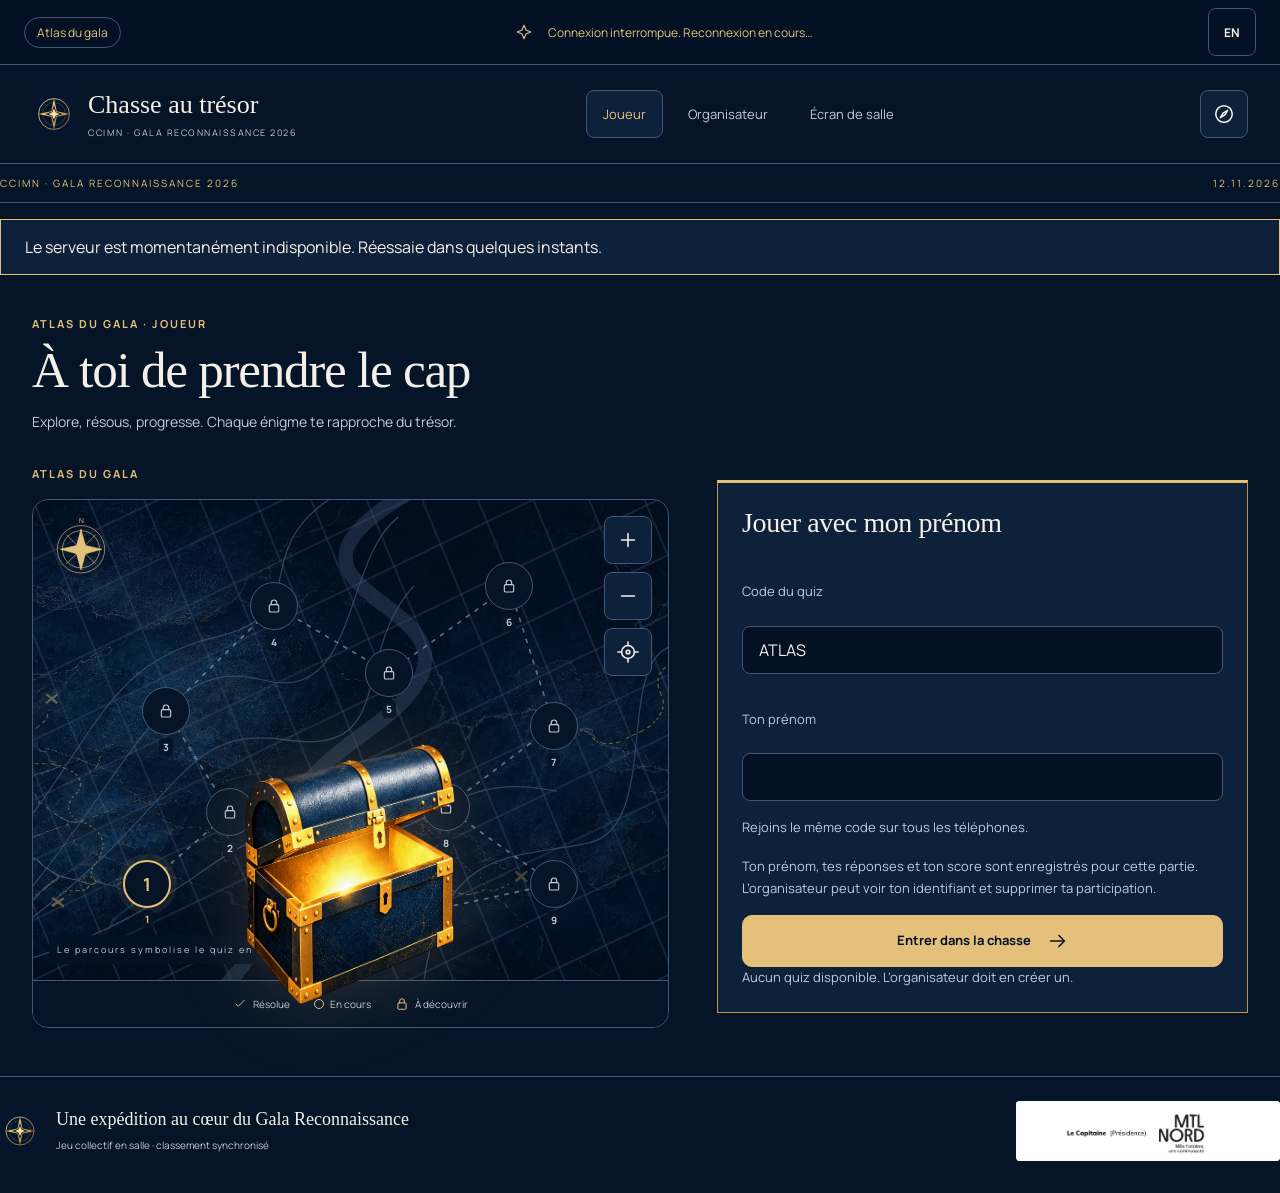
<file: index.html>
<!doctype html><html lang="fr" translate="no"><head><meta charset="utf-8"><meta name="google" content="notranslate"><meta name="viewport" content="width=device-width,initial-scale=1"><meta name="robots" content="noindex,nofollow"><meta name="theme-color" content="#061427"><meta http-equiv="Content-Security-Policy" content="default-src 'self'; script-src 'self' https://apis.google.com; style-src 'self' 'unsafe-inline'; img-src 'self' data: https://chasse-designs-for2taf.netlify.app; font-src 'self'; connect-src 'self' https://chasse-designs-for2taf.netlify.app https://identitytoolkit.googleapis.com https://securetoken.googleapis.com https://www.googleapis.com; frame-src https://chasse-mission-for2taf.firebaseapp.com https://accounts.google.com; object-src 'none'; base-uri 'self'; form-action 'self'"><title>Atlas du gala · Chasse au trésor</title><link rel="icon" href="./shared/assets/treasure-logo.svg"><link rel="stylesheet" href="./shared/styles.css?v=6578898aa946"><script defer src="./shared/assets/vendor/qrcode.min.js"></script><script type="module" src="./shared/app.js?v=d47022e6037a"></script></head><body data-theme="atlas" data-api="https://chasse-designs-for2taf.netlify.app/.netlify/functions/game"><a class="skip-link" href="#main">Aller au contenu / Skip to content</a><div id="app"></div><dialog id="dialog" aria-labelledby="dialog-title"></dialog><div id="notice" class="sr-only" role="status" aria-live="polite" aria-atomic="true"></div><noscript>Active JavaScript pour jouer. / Enable JavaScript to play.</noscript></body></html>
</file>
<file: shared/styles.css>
@font-face{font-family:Manrope;src:url('./assets/Manrope-variable.ttf') format('truetype');font-weight:200 800;font-display:swap}
:root{--bg:#061427;--card:#0D223A;--ink:#F5F0E7;--mut:#BECBDD;--gold:#E4C07B;--gold2:#BF944B;--dark:#041124;--line:#425775;--space:8px;color-scheme:dark;font-family:Manrope,Arial,sans-serif;color:var(--ink);background:var(--bg)}
*{box-sizing:border-box}body{margin:0;min-width:320px;background:var(--bg)}body:before{content:'';position:fixed;inset:0;background:url('./assets/event-map-texture.webp') center/cover;opacity:.08;pointer-events:none;z-index:-1}
a{color:inherit;text-decoration:none}button,input,textarea{font:inherit}button,a,input,textarea{-webkit-tap-highlight-color:transparent}button{cursor:pointer}button:disabled{cursor:not-allowed}button,a{touch-action:manipulation}button:focus-visible,a:focus-visible,input:focus-visible,textarea:focus-visible,[tabindex]:focus-visible{outline:3px solid var(--gold);outline-offset:4px}h1:focus{outline:none}h1,h2,h3,p{margin:0}h1,h2{font-family:Georgia,'Times New Roman',serif;font-weight:400;line-height:1.12}h1{font-size:clamp(32px,4vw,54px);letter-spacing:-.025em}h2{font-size:28px;letter-spacing:-.015em}p{line-height:1.65;color:var(--mut)}small{font-size:12px;color:var(--mut)}img{max-width:100%;display:block}ol,ul{list-style:none;padding:0;margin:0}.icon{width:22px;height:22px;flex-shrink:0;vertical-align:middle}.eyebrow{display:block;color:var(--gold);font-size:11px;letter-spacing:2px;font-weight:700;line-height:1.6;text-transform:uppercase}.sr-only{position:absolute;width:1px;height:1px;padding:0;margin:-1px;overflow:hidden;clip:rect(0,0,0,0);white-space:nowrap;border:0}.skip-link{position:absolute;left:16px;top:-100px;z-index:100;padding:16px;background:var(--gold);color:var(--dark)}.skip-link:focus{top:16px}
.demo-toolbar{background:var(--dark);padding:8px max(24px,calc((100vw - 1344px)/2));display:flex;align-items:center;justify-content:space-between;gap:16px;border-bottom:1px solid var(--line);font-size:12px;color:var(--mut);min-height:64px}.demo-toolbar>a{display:flex;align-items:center;gap:8px;min-height:48px}.demo-toolbar>a .icon{width:16px;transform:rotate(180deg)}.demo-toolbar>span{display:flex;gap:16px;align-items:center}.demo-pill{border:1px solid var(--line);border-radius:32px;padding:6px 12px;color:var(--gold);white-space:nowrap}.language{min-width:48px;min-height:48px;background:transparent;border:1px solid var(--line);color:var(--ink);border-radius:8px;font-weight:700}
.app-header{padding:24px 32px;max-width:1408px;margin:auto;display:flex;gap:24px;align-items:center;justify-content:space-between}.brand{display:flex;align-items:center;gap:12px;min-height:48px}.brand strong{display:block;font:26px/1.2 Georgia,serif}.brand small{display:block;letter-spacing:1.5px;font-size:9px;margin-top:6px;text-transform:uppercase}.app-header nav{display:flex;gap:8px}.app-header nav button{background:transparent;border:1px solid transparent;padding:12px 16px;min-height:48px;color:var(--mut);border-radius:8px;font-size:13px}.app-header nav button[aria-current=page]{border-color:var(--line);color:var(--gold);background:var(--card)}.icon-button{display:inline-flex;align-items:center;justify-content:center;min-height:48px;min-width:48px;background:var(--card);border:1px solid var(--line);color:var(--ink);border-radius:8px}.help{font-size:20px}
.event-strip{max-width:1344px;margin:0 auto;display:flex;justify-content:space-between;gap:24px;padding:12px 0;border-top:1px solid var(--line);border-bottom:1px solid var(--line);font-size:10px;text-transform:uppercase;letter-spacing:2px;color:var(--gold)}.demo-disclaimer{font-size:11px;text-align:center;max-width:1344px;margin:16px auto 0;padding:0 24px;color:var(--mut)}main{max-width:1408px;margin:auto;padding:40px 32px 64px}.page-heading{display:flex;align-items:center;justify-content:space-between;gap:32px;margin-bottom:32px}.page-heading h1{margin:8px 0 12px}.page-heading p{max-width:650px;font-size:14px}.page-heading .button{flex-shrink:0}
.button{border:1px solid var(--line);border-radius:10px;min-height:52px;padding:14px 20px;display:inline-flex;justify-content:center;align-items:center;gap:16px;font-size:13px;font-weight:700;line-height:1.5;transition:background-color 160ms ease-out,transform 120ms ease-out}.button.primary{background:var(--gold);border-color:var(--gold);color:var(--dark)}.button.primary:hover{background:var(--ink);border-color:var(--ink)}.button:active{transform:translateY(1px)}.button.secondary{background:var(--card);color:var(--ink)}.button.secondary:hover{border-color:var(--gold)}.text-button{display:inline-flex;align-items:center;gap:8px;background:transparent;border:0;color:var(--gold);min-height:48px;padding:8px 0;font-size:12px;font-weight:600}.text-button:hover{text-decoration:underline}.button.text-button{border:0;border-radius:0}.subtle-note{font-size:12px;line-height:1.7}.quiet-line{display:inline-flex;align-items:center;gap:8px;font-size:12px;color:var(--mut)}
.atlas-grid{display:grid;grid-template-columns:1.15fr 1fr;gap:40px}.journal-map{border:1px solid var(--gold2);border-radius:4px;padding:16px;position:relative;background:var(--dark)}.journal-map .map-shell{border-radius:0;border:0}.journal-map .map-viewport{height:430px}.journal-caption{text-align:center;padding:24px 8px 16px;border-top:1px solid var(--gold2)}.journal-caption>span{font-size:10px;color:var(--gold);letter-spacing:6px}.journal-caption strong{display:block;font:30px Georgia,serif;margin:8px}.journal-caption small{font-size:10px;letter-spacing:1.5px}.journal-sidebar{display:flex;flex-direction:column;gap:24px;justify-content:center}.progress-card{display:flex;align-items:center;gap:20px;background:var(--card);border:1px solid var(--line);border-radius:12px;padding:24px}.compass-medallion{flex:0 0 88px}.compass{width:100%;stroke:var(--gold);fill:none;stroke-width:1}.compass text{fill:var(--gold);stroke:none;font:11px Manrope,sans-serif}.compass-needle{fill:var(--gold);stroke:var(--gold)}.progress-copy{flex:1}.progress-copy>span{font-size:13px;color:var(--mut)}.progress-copy>strong{display:block;font:48px/1.2 Georgia,serif;color:var(--gold);margin:4px 0 12px}.progress-copy small{font-size:28px;color:var(--ink)}.segments{display:flex;gap:6px;max-width:100%}.segments span{border:1px solid var(--line);flex:1;height:8px;border-radius:4px}.segments .filled{border-color:var(--gold);background:var(--gold)}.segments .now{border-color:var(--gold)}.next-card{display:grid;grid-template-columns:112px 1fr;column-gap:20px;row-gap:24px;padding:24px;border:1px solid var(--line);border-radius:12px;background:var(--card)}.next-object{width:112px;height:128px;align-self:center;border-radius:8px;overflow:hidden}.next-object img{width:100%;height:100%;object-fit:contain}.next-copy{align-self:center;min-width:0}.next-copy .eyebrow{font-size:10px;letter-spacing:1.5px}.next-copy h2{font-size:26px;margin:8px 0}.next-copy p{font-size:12px;margin-bottom:12px}.next-card>.button{grid-column:1/-1;width:100%}.journal-note{display:flex;gap:16px;padding:0 8px}.journal-note>.icon{color:var(--gold);margin-top:4px}.journal-note p{font-size:12px}.journal-stages{margin-top:48px}.section-title{display:flex;align-items:center;justify-content:space-between;gap:16px;margin-bottom:20px}.section-title h2{font-size:24px}.section-title>.icon{color:var(--gold)}.section-title>span{font-size:12px;color:var(--mut)}.journal-stages .stage-list{display:grid;grid-template-columns:repeat(5,1fr);gap:12px}.journal-stages .stage-row{height:100%;display:flex;flex-direction:column;align-items:flex-start;gap:12px;padding:16px}.journal-stages .stage-status{display:none}.journal-stages .stage-number{width:32px;height:32px;font-size:16px}.journal-stages .stage-number .icon{width:18px}.journal-stages .stage-row strong{font-size:14px}
.map-shell{border:1px solid var(--line);border-radius:16px;overflow:hidden;background:var(--dark);position:relative}.map-viewport{height:500px;position:relative;overflow:hidden;touch-action:none;cursor:grab;isolation:isolate}.map-viewport:active{cursor:grabbing}.map-world{width:100%;height:100%;transform-origin:center;position:relative;will-change:transform}.map-texture{position:absolute;width:100%;height:100%;object-fit:cover;opacity:.42}.map-contours{position:absolute;inset:0;width:100%;height:100%;fill:none}.map-river{stroke:var(--line);stroke-width:18;stroke-opacity:.35}.map-contour{stroke:var(--line);stroke-width:1.5;stroke-opacity:.7}.route-future{stroke:var(--mut);stroke-opacity:.5;stroke-width:2;stroke-dasharray:4 9;stroke-linecap:round}.route-done{stroke:var(--gold);stroke-width:3;stroke-dasharray:6 7;stroke-linecap:round}.map-node{position:absolute;transform:translate(-50%,-50%);width:48px;height:48px;padding:0;display:flex;align-items:center;justify-content:center;border:1px solid var(--line);border-radius:50%;background:var(--bg);color:var(--mut);font-weight:700;font-size:18px;z-index:3}.map-node.completed{background:var(--gold);border-color:var(--gold);color:var(--dark)}.map-node.current{border:2px solid var(--gold);background:var(--bg);color:var(--gold);box-shadow:0 0 0 6px #E4C07B15}.map-node.selected{outline:1px solid var(--gold);outline-offset:5px}.map-node.locked .icon{width:16px}.map-node-label{position:absolute;bottom:-22px;font-size:10px;color:var(--mut);padding:2px 4px;border-radius:4px;background:var(--bg)}.map-node.current .map-node-label{color:var(--gold)}.map-compass{position:absolute;top:16px;left:16px;width:64px;pointer-events:none}.map-controls{position:absolute;top:16px;right:16px;display:flex;flex-direction:column;gap:8px}.map-controls .button{padding:0;min-width:48px;width:48px;min-height:48px;background:var(--bg);font-size:0;gap:0;color:var(--ink)}.map-controls .button .icon{width:20px}.map-coordinate{position:absolute;bottom:16px;left:16px;font-size:9px;letter-spacing:2px;color:var(--mut);pointer-events:none;background:var(--dark);padding:8px}.rival-marker{position:absolute;background:var(--card);border:1px solid var(--mut);border-radius:50%;color:var(--mut);font-size:9px;width:28px;height:28px;display:grid;place-items:center;transform:translate(-50%,-50%);z-index:2}.map-treasure{width:82px;height:72px;object-fit:contain;position:absolute;left:55%;top:81%;transform:translate(-50%,-50%);pointer-events:none;opacity:.95}.map-legend{display:flex;align-items:center;justify-content:center;gap:24px;padding:16px;border-top:1px solid var(--line);font-size:10px;color:var(--mut);background:var(--bg)}.map-legend>span{display:inline-flex;gap:6px;align-items:center}.map-legend .icon{width:14px;height:14px;color:var(--gold)}.legend-current{display:block;width:10px;height:10px;border:1px solid var(--gold);border-radius:50%}
.expedition-grid{display:grid;grid-template-columns:1fr 344px;gap:32px}.expedition-map{position:relative;min-width:0}.expedition-map>.map-shell .map-viewport{height:700px}.expedition-map>.map-shell .map-legend{padding-bottom:230px}.floating-progress{position:absolute;top:24px;left:104px;padding:12px 20px;background:var(--bg);border:1px solid var(--line);border-radius:10px}.floating-progress>span{font-size:10px;color:var(--mut);display:block}.floating-progress>strong{font-size:24px;color:var(--gold)}.floating-progress small{font-size:16px}.map-bottom-sheet{position:absolute;left:24px;right:24px;bottom:24px}.map-bottom-sheet .next-card{grid-template-columns:88px 1fr auto;padding:20px;background:var(--card);border-color:var(--gold2);gap:16px}.map-bottom-sheet .next-card>.button{grid-column:auto;align-self:center;min-width:210px}.map-bottom-sheet .next-object{width:88px;height:100px}.map-bottom-sheet .next-copy h2{font-size:25px}.map-bottom-sheet .next-copy p{margin-bottom:8px}.match-sidebar{display:flex;flex-direction:column;gap:24px;min-width:0}.metrics{display:grid;grid-template-columns:repeat(3,1fr);gap:16px;min-width:0}.metrics>div{min-width:0}.metrics span{display:block;font-size:10px;color:var(--mut);margin-bottom:8px}.metrics strong{display:block;font-size:30px;line-height:1.2;letter-spacing:-1px;color:var(--gold);overflow-wrap:anywhere}.metrics strong small{font-size:10px;letter-spacing:0}.match-sidebar>.metrics{padding:24px 16px;border:1px solid var(--line);border-radius:12px;background:var(--card)}
.leaderboard,.activity{border:1px solid var(--line);border-radius:12px;padding:20px;background:var(--card)}.leaderboard .section-title h2,.activity .section-title h2{font-size:22px}.rank-row{display:flex;align-items:center;gap:12px;padding:16px 0;border-top:1px solid var(--line);min-width:0}.rank-number{width:16px;text-align:center;font-size:14px;color:var(--gold);flex-shrink:0}.avatar{width:36px;height:36px;border:1px solid var(--line);border-radius:50%;display:grid;place-items:center;font-size:11px;color:var(--mut);flex-shrink:0}.rank-person{min-width:0;flex:1}.rank-person>strong{display:block;font-size:13px;overflow-wrap:anywhere}.rank-person strong small{font-size:9px;color:var(--gold)}.rank-person>span{display:block;font-size:9px;color:var(--mut);margin-top:4px}.rank-score{font-size:18px;color:var(--gold);white-space:nowrap}.rank-score small{display:block;font-size:8px;text-align:right}.rank-track{height:3px;border-radius:4px;background:var(--line);margin-top:8px;overflow:hidden}.rank-track>span{display:block;height:100%;background:var(--gold);transform-origin:left;transition:transform 220ms ease-out}.self .avatar{border-color:var(--gold);color:var(--gold)}.live-dot{width:8px;height:8px;background:var(--gold);border-radius:50%;box-shadow:0 0 0 4px #E4C07B15}.activity ol{display:flex;flex-direction:column;gap:20px}.activity li{display:flex;gap:12px;align-items:flex-start}.activity li>.icon{width:16px;height:16px;color:var(--gold);margin-top:3px}.activity li p{font-size:12px;color:var(--ink);line-height:1.5}.activity li small{font-size:9px}.activity .activity-empty{font-size:12px;color:var(--mut);padding:8px 0}.activity .text-button{margin-top:20px;font-size:10px;line-height:1.5}
.mission-grid{display:grid;grid-template-columns:1fr 380px;gap:40px}.mission-progress{padding:0;border:0;background:transparent;margin-bottom:32px}.mission-progress .compass-medallion{display:none}.mission-progress .progress-copy>strong{font-family:Manrope,sans-serif;font-size:64px;font-weight:700}.mission-progress .progress-copy>strong small{font-size:32px;font-weight:400}.mission-progress .segments{margin-top:20px;gap:8px}.mission-progress .segments span{height:12px}.small-title{font:20px Manrope,sans-serif;margin:0 0 16px}.stage-list{display:flex;flex-direction:column;gap:12px}.stage-row{display:flex;align-items:center;width:100%;gap:20px;border:1px solid var(--line);padding:20px;border-radius:12px;background:var(--card);color:var(--ink);text-align:left}.stage-row.active-stage{border-color:var(--gold)}.stage-row>span:nth-child(2){flex:1;min-width:0}.stage-row strong{font:20px/1.35 Georgia,serif;display:block}.stage-row small{display:block;font-size:11px;line-height:1.5;margin-top:4px}.stage-number{display:grid;place-items:center;width:40px;height:40px;border:1px solid var(--gold);border-radius:50%;color:var(--gold);font:22px Georgia,serif;flex-shrink:0}.active-stage .stage-number{background:var(--gold);color:var(--dark)}.stage-status{color:var(--mut)}.mission-main>.next-card{margin-top:24px;grid-template-columns:72px 1fr}.mission-main>.next-card .next-object{width:72px;height:80px}.mission-aside{display:flex;flex-direction:column;gap:24px}.mini-map-card{background:var(--card);border:1px solid var(--line);border-radius:12px;padding:20px}.mini-map-card .section-title h2{font-size:22px}.compact-map .map-viewport{height:260px}.compact-map .map-node{width:44px;height:44px;min-width:44px;min-height:44px}.compact-map .map-node-label{display:none}.compact-map .map-compass{width:44px;left:8px;top:8px}.compact-map .map-controls{flex-direction:row;top:8px;right:8px;gap:4px}.compact-map .map-controls .button{width:44px;min-width:44px;min-height:44px}.compact-map .map-legend{gap:12px;padding:12px 8px;font-size:9px}.compact-map .map-treasure{width:56px;height:52px}.mini-map-card>.button{width:100%;margin-top:16px}.mission-aside>.metrics{padding:20px;border:1px solid var(--line);border-radius:12px;background:var(--card)}
.explorer-grid{display:grid;grid-template-columns:1fr 344px;gap:32px}.explorer-grid .map-viewport{height:600px}.selected-detail{padding:24px;margin-top:16px;background:var(--card);border:1px solid var(--line);border-radius:12px}.selected-detail h2{margin:8px 0}.selected-detail p{font-size:13px}.selected-detail .button{margin-top:16px}
.question-layout{display:grid;grid-template-columns:1fr 320px;gap:32px;align-items:start}.question-top{grid-column:1/-1;display:flex;justify-content:space-between;align-items:center;gap:16px;color:var(--gold);font-size:12px}.question-panel{border:1px solid var(--line);background:var(--card);border-radius:16px;padding:32px}.question-heading{display:flex;align-items:center;justify-content:space-between;gap:24px;margin-bottom:32px}.question-heading h1{font-size:34px;margin:8px 0 12px;max-width:600px}.question-heading p{font-size:13px}.timer{width:80px;height:80px;position:relative;display:flex;align-items:center;justify-content:center;gap:4px;flex-shrink:0;color:var(--gold)}.timer strong{font-size:28px}.timer span{font-size:12px}.timer svg{position:absolute;inset:0;width:100%;height:100%;fill:none;stroke:var(--line);stroke-width:3;transform:rotate(-90deg)}.timer .timer-track{stroke:var(--gold);stroke-dasharray:220;stroke-dashoffset:0;stroke-linecap:round}.answer-grid{display:grid;grid-template-columns:repeat(2,1fr);gap:16px}.answer{min-width:0;border:1px solid var(--line);background:var(--bg);border-radius:12px;color:var(--ink);padding:12px 12px 16px;text-align:center;transition:border-color 120ms ease-out,transform 120ms ease-out}.answer:hover:enabled{border-color:var(--gold);transform:translateY(-2px)}.answer:active:enabled{transform:translateY(0)}.answer img{width:100%;height:168px;object-fit:contain;border-radius:8px}.answer>span{font-size:14px;font-weight:600;display:block;margin-top:12px}.answer:disabled{opacity:.65}.feedback{min-height:56px;display:flex;align-items:center;gap:12px;margin:16px 0 4px;color:var(--gold)}.feedback .icon{width:20px}.feedback p{font-size:13px;color:var(--ink)}.feedback p small{display:block}.feedback strong{color:var(--gold);white-space:nowrap}.question-panel>.button{width:100%;margin-bottom:16px}.question-panel>.subtle-note{font-size:11px}.question-recap{display:flex;flex-direction:column;gap:24px}.question-recap .progress-card{padding:20px}.question-recap .compass-medallion{flex-basis:64px}.question-recap .progress-copy>strong{font-size:36px}.question-recap .progress-copy small{font-size:22px}.question-recap .metrics{padding:16px 8px}
.organizer-grid{display:grid;grid-template-columns:1fr 400px;gap:32px}.panel{padding:24px;background:var(--card);border:1px solid var(--line);border-radius:12px}.panel h2{margin-bottom:20px}.panel p{font-size:13px}.panel .metrics{margin:24px 0}.panel>.button{width:100%;margin-top:16px}.status-pill{display:inline-flex;align-items:center;gap:8px;border:1px solid var(--line);color:var(--gold);padding:12px 16px;border-radius:32px;font-size:12px}.status-pill .icon{width:14px;height:14px}.quiz-editor ol{display:flex;flex-direction:column}.quiz-editor li{display:flex;gap:20px;align-items:center;padding:24px 0;border-top:1px solid var(--line)}.editor-number{font:24px Georgia,serif;color:var(--gold);flex-shrink:0}.quiz-editor li>div{flex:1;min-width:0}.quiz-editor li strong{font-size:14px}.quiz-editor li p{font-size:12px;margin:8px 0}.quiz-editor li small{font-size:10px}.control-sidebar{display:flex;flex-direction:column;gap:24px}.participant-list li{display:flex;align-items:center;justify-content:space-between;gap:16px;padding:16px 0;border-top:1px solid var(--line)}.participant-list strong,.participant-list small{display:block}.participant-list strong{font-size:13px}.participant-list small{font-size:10px;margin-top:4px}
.room-layout .page-heading h1{font-size:56px}.room-code{text-align:right}.room-code>span{display:block;font-size:10px;letter-spacing:2px;color:var(--mut)}.room-code strong{display:block;font-size:36px;letter-spacing:6px;color:var(--gold);margin:8px 0}.room-code small{font-size:13px}.room-grid{display:grid;grid-template-columns:1fr 360px;gap:24px}.room-grid>aside{display:flex;flex-direction:column;gap:24px}.room-leaderboard{padding:24px 32px}.room-leaderboard .section-title{margin-bottom:8px}.room-leaderboard .section-title h2{font-size:24px}.room-leaderboard .rank-row{gap:24px;padding:24px 0;min-height:104px}.room-leaderboard .rank-number{font:40px Georgia,serif;width:40px}.room-leaderboard .avatar{width:52px;height:52px;font-size:15px}.room-leaderboard .rank-person>strong{font-size:24px}.room-leaderboard .rank-person>span{font-size:12px}.room-leaderboard .rank-person strong small{font-size:12px}.room-leaderboard .rank-score{font-size:40px}.room-leaderboard .rank-score small{font-size:11px}.room-leaderboard .rank-track{height:5px;margin-top:12px}.room-grid .activity li p{font-size:14px}.room-grid .activity li small{font-size:10px}.room-grid .activity .text-button{font-size:11px}.room-mini-map .map-viewport{height:224px}.room-mini-map .map-legend{display:none}
.result-layout{display:grid;place-items:center}.result-card{max-width:820px;text-align:center;padding:48px;background:var(--card);border:1px solid var(--gold2);border-radius:20px}.victory-chest{width:320px;height:260px;object-fit:contain;margin:0 auto 24px;animation:treasure-arrive 650ms ease-out both}.result-card h1{margin:16px 0}.result-card p{font-size:14px;max-width:600px;margin:auto}.result-metrics{display:grid;grid-template-columns:repeat(3,1fr);gap:24px;padding:32px 0;margin:32px 0;border-top:1px solid var(--line);border-bottom:1px solid var(--line)}.result-metrics strong{display:block;font-size:36px;color:var(--gold)}.result-metrics span{display:block;font-size:12px;color:var(--mut);margin-top:8px}.result-card>.button{margin:8px;min-width:240px}@keyframes treasure-arrive{from{opacity:0;transform:translateY(12px) scale(.97)}to{opacity:1;transform:translateY(0) scale(1)}}
.event-footer{max-width:1344px;margin:auto;padding:24px 0 32px;display:flex;align-items:center;justify-content:space-between;gap:24px;border-top:1px solid var(--line)}.footer-copy{display:flex;align-items:center;gap:16px}.footer-copy strong{display:block;font:18px Georgia,serif}.footer-copy small{display:block;margin-top:8px;font-size:10px}.event-partner{position:relative;width:264px;aspect-ratio:1203/275;overflow:hidden;border-radius:4px;flex-shrink:0;background:#fff}.event-partner img{position:absolute;bottom:0;width:100%;height:auto}
dialog{width:min(520px,calc(100% - 32px));border:1px solid var(--line);background:var(--card);color:var(--ink);border-radius:16px;padding:32px;max-height:calc(100% - 48px)}dialog::backdrop{background:#041124dd}.dialog-header{display:flex;justify-content:space-between;align-items:flex-start;gap:16px;margin-bottom:24px}.dialog-header h2{font-size:30px}.dialog-header .icon-button{flex-shrink:0}.dialog-actions{display:flex;flex-wrap:wrap;gap:12px;margin-top:24px}dialog p{font-size:14px}label{display:block;margin:20px 0 8px;font-size:13px;color:var(--ink)}input,textarea{width:100%;background:var(--bg);border:1px solid var(--line);border-radius:8px;padding:14px 16px;min-height:48px;color:var(--ink);font-size:16px}textarea{resize:vertical}.form-error{color:var(--gold);font-size:13px;min-height:24px;margin:12px 0}#join-hint{font-size:12px;margin-top:16px}form>.button{width:100%}
/* The comparison page uses the same brand without pretending to be a game session. */
.gallery{max-width:1320px;padding:48px 32px 72px}.gallery-head{display:flex;justify-content:space-between;gap:32px;align-items:center;margin-bottom:48px}.gallery-head h1{max-width:760px;font-size:clamp(40px,5vw,68px);margin:12px 0 20px}.gallery-head p{max-width:640px;font-size:15px}.gallery-head>img{width:260px;object-fit:contain}.concept-grid{display:grid;grid-template-columns:repeat(3,1fr);gap:24px}.concept{display:flex;flex-direction:column;border:1px solid var(--line);border-radius:16px;background:var(--card);overflow:hidden}.concept-preview{position:relative;aspect-ratio:4/3;background:var(--dark);border-bottom:1px solid var(--line);overflow:hidden;padding:24px}.concept-preview>img{position:absolute;inset:0;width:100%;height:100%;object-fit:cover;opacity:.35}.concept-preview .preview-number{font:20px Georgia,serif;color:var(--gold);position:relative}.preview-route{position:absolute;inset:20% 18% 16%;width:64%;height:64%;fill:none;stroke:var(--gold);stroke-width:1.8}.preview-route path{stroke-dasharray:4 5}.preview-route circle{fill:var(--gold);stroke:var(--gold)}.preview-atlas .preview-frame{position:absolute;inset:16px;border:1px solid var(--gold2);pointer-events:none}.preview-atlas .preview-word{position:absolute;bottom:24px;left:24px;font:24px Georgia,serif;max-width:160px}.preview-expedition .preview-sheet{position:absolute;bottom:20px;left:20px;right:20px;border:1px solid var(--gold2);border-radius:12px;padding:16px;background:var(--card);color:var(--ink);font:18px Georgia,serif}.preview-mission .preview-steps{position:absolute;top:64px;left:24px;right:24px;display:flex;flex-direction:column;gap:8px}.preview-steps span{display:block;border:1px solid var(--line);border-radius:8px;padding:12px;background:var(--card);font-size:12px}.preview-steps span:first-child{border-color:var(--gold);color:var(--gold)}.concept-content{padding:24px;display:flex;flex-direction:column;flex:1}.concept h2{font-size:30px;margin-bottom:16px}.concept p{font-size:13px;margin-bottom:24px;flex:1}.concept .button{width:100%}.recommendation{display:inline-flex;align-self:flex-start;color:var(--gold);border:1px solid var(--gold2);border-radius:24px;padding:6px 12px;font-size:10px;margin-bottom:16px}.gallery-info{margin-top:40px;display:grid;grid-template-columns:1fr 1fr;gap:32px}.gallery-info h2{font-size:24px;margin-bottom:16px}.gallery-info p{font-size:13px}.gallery-info ul{display:flex;gap:12px;flex-wrap:wrap;margin-top:16px}.gallery-info li{border:1px solid var(--line);border-radius:24px;padding:8px 16px;font-size:12px;color:var(--mut)}
@media(min-width:1440px){.is-room main{padding-top:24px;padding-bottom:32px}.is-room .demo-disclaimer{margin-top:8px}.is-room .page-heading{margin-bottom:24px}.is-room .app-header{padding-block:16px}.is-room .event-strip{padding-block:8px}.is-room .room-leaderboard .rank-row{min-height:92px;padding:16px 0}.is-room .event-footer{padding-block:16px}.is-room .room-grid .activity ol{gap:14px}.is-room .room-grid .activity li:nth-child(n+4){display:none}.is-room .room-mini-map .map-viewport{height:180px}}
@media(max-width:1100px){.map-bottom-sheet .next-card{grid-template-columns:72px 1fr}.map-bottom-sheet .next-card>.button{grid-column:1/-1}.map-bottom-sheet .next-object{width:72px;height:80px}.expedition-map>.map-shell .map-viewport{height:620px}.expedition-map>.map-shell .map-legend{padding-bottom:300px}.mission-grid{grid-template-columns:1fr 320px;gap:24px}.atlas-grid{gap:24px}.journal-map .map-viewport{height:480px}.journal-stages .stage-list{grid-template-columns:repeat(3,1fr)}.organizer-grid{grid-template-columns:1fr 344px}.room-grid{grid-template-columns:1fr 304px}.room-leaderboard{padding:20px}.room-leaderboard .rank-row{gap:16px}.room-leaderboard .rank-score{font-size:32px}.room-leaderboard .rank-person>strong{font-size:20px}.room-layout .page-heading h1{font-size:44px}}
@media(max-width:800px){.app-header{padding:20px 24px;flex-wrap:wrap;gap:16px}.brand{flex:1}.app-header nav{order:3;width:100%;display:grid;grid-template-columns:repeat(3,1fr)}.app-header nav button{font-size:12px;padding-inline:8px}.event-strip{margin:0 24px}.demo-toolbar{padding:8px 24px}.demo-toolbar>span{gap:8px}.demo-pill{display:none}main{padding:32px 24px 48px}.page-heading{gap:20px}.page-heading>.button{max-width:160px}.page-heading p{font-size:13px}.atlas-grid{grid-template-columns:1fr 1fr;gap:20px}.journal-map{padding:8px}.journal-map .map-viewport{height:430px}.journal-caption{padding:20px 0}.journal-caption strong{font-size:22px}.journal-sidebar{gap:16px}.journal-sidebar .progress-card{padding:16px;gap:12px}.journal-sidebar .compass-medallion{flex-basis:56px}.journal-sidebar .progress-copy>strong{font-size:40px}.journal-sidebar .progress-copy small{font-size:24px}.journal-sidebar .next-card{grid-template-columns:1fr;padding:20px;gap:12px}.journal-sidebar .next-object{display:none}.journal-sidebar .next-copy h2{font-size:24px}.expedition-grid{grid-template-columns:1fr 280px;gap:20px}.match-sidebar>.metrics{padding:20px 12px;gap:8px}.metrics strong{font-size:26px}.metrics span{font-size:9px}.leaderboard,.activity{padding:16px}.rank-row{gap:8px}.rank-person>strong{font-size:12px}.avatar{width:28px;height:28px;font-size:9px}.rank-score{font-size:16px}.leaderboard .section-title h2,.activity .section-title h2{font-size:20px}.mission-grid{grid-template-columns:1fr}.mission-aside{display:grid;grid-template-columns:1fr 1fr;align-items:start}.mission-aside>.metrics{grid-column:2;grid-row:1}.mission-aside>.leaderboard{grid-column:2;grid-row:1;margin-top:124px}.mission-aside>.mini-map-card{grid-row:1;grid-column:1}.question-layout{grid-template-columns:1fr}.question-recap{display:grid;grid-template-columns:1fr 1fr}.question-recap>.button{grid-column:1/-1}.question-recap>.subtle-note{grid-column:1/-1}.organizer-grid{grid-template-columns:1fr}.control-sidebar{display:grid;grid-template-columns:1fr 1fr}.control-sidebar>.panel:last-child{grid-column:1/-1}.room-grid{grid-template-columns:1fr}.room-grid>aside{display:grid;grid-template-columns:1fr 1fr}.room-grid>aside>.subtle-note{grid-column:1/-1}.event-footer{margin:0 24px;flex-direction:column;align-items:flex-start}.gallery{padding:32px 24px}.concept-grid{gap:16px}.concept-preview{padding:16px}.concept-content{padding:20px}.concept h2{font-size:24px}.preview-expedition .preview-sheet{font-size:15px;left:12px;right:12px;bottom:12px;padding:12px}.preview-mission .preview-steps{top:44px;left:12px;right:12px}.preview-steps span{font-size:10px;padding:8px}.preview-steps span:last-child{display:none}.gallery-head>img{width:180px}.concept p{font-size:12px}.concept .button{font-size:12px}}
@media(max-width:600px){.demo-toolbar{padding:8px 16px;gap:8px;font-size:10px}.demo-toolbar>a{max-width:140px;line-height:1.5}.demo-toolbar>a .icon{display:none}.app-header{padding:16px}.brand strong{font-size:22px}.brand small{font-size:8px;letter-spacing:1px}.brand>img{width:36px;height:36px}.app-header nav{gap:4px}.app-header nav button{font-size:11px}.help{display:none}.event-strip{margin:0 16px;font-size:8px;letter-spacing:1px}.demo-disclaimer{font-size:9px;margin-top:12px;padding:0 16px}main{padding:24px 16px 40px}.page-heading{flex-direction:column;align-items:flex-start;gap:20px;margin-bottom:24px}.page-heading>.button{max-width:none;width:100%}.page-heading h1{font-size:34px}.page-heading p{font-size:12px}.eyebrow{font-size:10px;letter-spacing:1.5px}.atlas-grid{grid-template-columns:1fr;gap:20px}.journal-map .map-viewport{height:310px}.journal-caption{padding:16px 0}.journal-caption strong{font-size:24px}.journal-sidebar{gap:20px}.journal-sidebar .progress-card{padding:20px}.journal-sidebar .compass-medallion{flex-basis:72px}.journal-sidebar .next-card{grid-template-columns:72px 1fr;gap:16px;padding:20px}.journal-sidebar .next-object{display:block;width:72px;height:80px}.next-copy h2,.journal-sidebar .next-copy h2{font-size:23px}.next-copy p{font-size:11px}.quiet-line{font-size:10px}.next-card>.button{min-width:0;font-size:13px}.journal-stages{margin-top:32px}.journal-stages .stage-list{grid-template-columns:1fr 1fr}.journal-stages .section-title{align-items:flex-start;flex-direction:column;gap:4px}.journal-stages .stage-row{padding:16px;gap:12px}.journal-stages .stage-row strong{font-size:15px}.journal-note{display:none}.expedition-grid{grid-template-columns:1fr;gap:24px}.expedition-map>.map-shell .map-viewport{height:510px}.expedition-map>.map-shell .map-legend{padding-bottom:230px}.floating-progress{top:20px;left:92px;padding:8px 12px}.floating-progress>strong{font-size:22px}.map-bottom-sheet{left:12px;right:12px;bottom:16px}.map-bottom-sheet .next-card{padding:16px;grid-template-columns:56px 1fr;gap:12px}.map-bottom-sheet .next-object{width:56px;height:72px}.map-bottom-sheet .next-copy h2{font-size:22px}.map-bottom-sheet .next-copy p{display:none}.map-bottom-sheet .next-copy .eyebrow{font-size:9px;letter-spacing:1px}.map-bottom-sheet .next-card>.button{min-width:0;font-size:12px;min-height:48px}.map-legend{gap:16px;padding:12px;font-size:9px}.map-compass{width:60px}.map-node{width:44px;height:44px}.map-viewport{height:400px}.match-sidebar>.metrics{padding:20px}.match-sidebar .metrics strong{font-size:32px}.metrics span{font-size:10px}.leaderboard,.activity{padding:20px}.rank-row{gap:12px}.avatar{width:36px;height:36px;font-size:10px}.rank-person>strong{font-size:14px}.rank-score{font-size:22px}.leaderboard .section-title h2,.activity .section-title h2{font-size:24px}.mission-progress .progress-copy>strong{font-size:56px}.mission-progress .segments{gap:5px}.mission-main>.next-card{padding:20px}.mission-aside{display:flex;flex-direction:column;gap:20px}.mission-aside>*{width:100%}.mission-aside>.leaderboard{margin:0}.mission-aside .compact-map .map-viewport{height:240px}.stage-row{padding:16px;gap:16px}.stage-row strong{font-size:19px}.stage-row small{font-size:10px}.stage-status .icon{width:18px}.explorer-grid{grid-template-columns:1fr}.explorer-grid .map-viewport{height:480px}.question-top{font-size:10px;gap:8px}.question-top .text-button{font-size:11px}.question-panel{padding:20px 16px;border-radius:12px}.question-heading{gap:16px;margin-bottom:24px;align-items:flex-start}.question-heading h1{font-size:26px}.question-heading p{font-size:12px}.timer{width:64px;height:64px}.timer strong{font-size:24px}.answer-grid{gap:12px}.answer{padding:8px 8px 16px}.answer img{height:112px}.answer>span{font-size:12px;margin-top:8px}.feedback{min-height:64px;align-items:flex-start;padding-top:12px}.feedback p{font-size:12px}.question-recap{display:flex}.question-recap .metrics{padding:16px}.quiz-editor li{gap:16px;padding:20px 0}.editor-number{font-size:20px}.quiz-editor li .icon-button{width:48px}.panel{padding:20px}.quiz-editor li strong{font-size:12px}.quiz-editor li p{font-size:11px}.control-sidebar{display:flex}.room-layout .page-heading{flex-direction:row;align-items:center;gap:16px}.room-layout .page-heading h1{font-size:32px}.room-layout .page-heading p{font-size:11px}.room-code{flex-shrink:0}.room-code strong{font-size:20px;letter-spacing:2px}.room-code>span{font-size:8px;max-width:90px;line-height:1.5}.room-code small{font-size:10px}.room-leaderboard{padding:16px}.room-leaderboard .rank-row{gap:12px;padding:20px 0;min-height:88px}.room-leaderboard .rank-number{font-size:28px;width:24px}.room-leaderboard .avatar{display:none}.room-leaderboard .rank-person>strong{font-size:20px}.room-leaderboard .rank-score{font-size:28px}.room-leaderboard .rank-score small{font-size:9px}.room-leaderboard .rank-person>span{font-size:10px}.room-grid>aside{display:flex}.room-mini-map .map-viewport{height:260px}.result-card{padding:32px 20px}.result-card h1{font-size:34px}.victory-chest{width:240px;height:200px}.result-metrics{gap:12px;margin:24px 0;padding:24px 0}.result-metrics strong{font-size:28px}.result-metrics span{font-size:10px}.result-card>.button{width:100%;margin:8px 0;min-width:0}.event-footer{margin:0 16px;padding-top:24px}.footer-copy strong{font-size:16px}.footer-copy small{font-size:9px}.event-partner{width:240px}dialog{padding:24px 20px}.dialog-header h2{font-size:26px}.gallery{padding:32px 16px 48px}.gallery-head{flex-direction:column;align-items:flex-start;gap:16px;margin-bottom:32px}.gallery-head h1{font-size:42px}.gallery-head p{font-size:13px}.gallery-head>img{display:none}.concept-grid{grid-template-columns:1fr;gap:24px}.concept-preview{aspect-ratio:16/9}.concept h2{font-size:30px}.concept-content{padding:24px}.concept p{font-size:13px}.preview-steps span{font-size:12px;padding:12px}.preview-steps span:last-child{display:block}.preview-mission .preview-steps{top:44px;left:24px;right:24px}.gallery-info{grid-template-columns:1fr;gap:24px}.preview-expedition .preview-sheet{font-size:18px;left:24px;right:24px;bottom:24px;padding:16px}.preview-atlas .preview-word{font-size:26px}}
@media(min-width:801px){.is-room .demo-toolbar{min-height:52px;padding-block:2px}.is-room .app-header{padding-block:12px}.is-room .event-strip{padding-block:6px}.is-room main{padding-top:20px;padding-bottom:24px}.is-room .page-heading{margin-bottom:20px}.is-room .page-heading h1{font-size:44px;margin-block:4px}.is-room .page-heading p{font-size:12px}.is-room .room-code strong{font-size:28px;margin-block:4px}.is-room .room-leaderboard .rank-row{min-height:72px;padding:12px 0}.is-room .room-leaderboard .rank-person>strong{font-size:22px}.is-room .room-leaderboard .rank-person>span{font-size:10px}.is-room .room-leaderboard .rank-score{font-size:34px}.is-room .room-leaderboard .rank-track{margin-top:6px}.is-room .room-grid .activity li:nth-child(n+4){display:none}.is-room .room-grid .activity ol{gap:12px}.is-room .room-grid>aside{gap:16px}.is-room .room-mini-map .map-viewport{height:148px}.is-room .room-grid .activity .text-button{margin-top:8px}.is-room .event-footer{padding-block:16px}.is-room .event-partner{width:200px}.is-room .footer-copy strong{font-size:15px}}
body[data-theme=atlas] .panel,body[data-theme=atlas] .room-leaderboard,body[data-theme=atlas] .question-panel{border-radius:4px;border-color:var(--gold2)}body[data-theme=atlas] .room-leaderboard .rank-person>strong{font-family:Georgia,serif}body[data-theme=mission] .page-heading h1,body[data-theme=mission] .question-heading h1,body[data-theme=mission] .room-leaderboard .section-title h2{font-family:Manrope,Arial,sans-serif;font-weight:650;letter-spacing:-1.5px}body[data-theme=expedition] .room-mini-map{border:1px solid var(--gold2);border-radius:16px;overflow:hidden}
@media(min-width:801px) and (max-height:850px){.is-room .page-heading .eyebrow,.is-room .page-heading p{display:none}.is-room .room-code strong{font-size:24px}.is-room .room-code>span{font-size:9px}.is-room .room-code small{font-size:11px}.is-room .room-leaderboard .rank-row{padding-block:8px;min-height:64px}.is-room .room-leaderboard .avatar{width:44px;height:44px}.is-room .room-leaderboard .rank-number{font-size:34px;line-height:1.1}.is-room .room-leaderboard .rank-score{font-size:32px;line-height:1.1}.is-room .room-leaderboard .rank-score small{line-height:1.25}.is-room .room-leaderboard .rank-person>strong{font-size:20px;line-height:1.25}.is-room .room-leaderboard .rank-person>span{line-height:1.3}}
@media(prefers-reduced-motion:reduce){*,*:before,*:after{animation:none!important;transition:none!important;scroll-behavior:auto!important}.map-world{will-change:auto}}

/* Shared semantic components; theme rules give each role its own composition. */
#join-qr svg{width:112px;height:112px;display:block}.activity li>div{display:grid;gap:8px}.activity li small{display:block;color:var(--mut);font-size:11px}
.status-chip,.live-badge{display:inline-flex;gap:8px;align-items:center;padding:8px 12px;border:1px solid var(--line);border-radius:24px;color:var(--gold);font-size:12px;line-height:1.4}.status-chip .icon{width:16px}.live-badge:before{content:'';width:6px;height:6px;border-radius:50%;background:var(--gold);box-shadow:0 0 12px var(--gold)}.network-state{display:flex;align-items:center;gap:8px;font-size:12px}.network-state .icon{width:16px}.network-state.is-offline{color:var(--gold)}.error-banner{max-width:1296px;margin:16px auto 0;padding:16px 24px;border:1px solid var(--gold);background:var(--card);color:var(--ink)}.progress-line{height:8px;border-radius:4px;margin-top:16px;background:var(--line);overflow:hidden}.progress-line>span{height:100%;display:block;background:var(--gold);transition:width .4s ease}
form{display:grid;gap:16px}input,textarea,select{background:var(--dark);border:1px solid var(--line);border-radius:8px;color:var(--ink);min-height:48px;padding:12px 16px;width:100%;font:inherit}select{cursor:pointer}label{color:var(--mut);font-size:13px;line-height:1.5}textarea{min-height:100px;resize:vertical}input:focus-visible,select:focus-visible{outline:3px solid var(--gold);outline-offset:3px}.checkbox-label{display:flex;align-items:center;gap:12px;cursor:pointer;min-height:48px}.checkbox-label input,.correct-choice input{width:24px;height:24px;min-height:24px;accent-color:var(--gold)}.correct-choice{display:flex;gap:12px;align-items:center;min-height:44px;cursor:pointer}.join-layout{padding-bottom:48px}.join-grid{display:grid;grid-template-columns:1.2fr 1fr;gap:48px;align-items:center}.join-art{position:relative;min-width:0}.join-art>.eyebrow{margin-bottom:16px}.join-art .map-viewport{height:480px}.join-chest{position:absolute;width:240px;bottom:24px;left:calc(50% - 120px);pointer-events:none;filter:drop-shadow(0 0 40px #e4c07b33)}.join-panel h2{margin-bottom:24px}.join-panel p{font-size:13px}.join-panel .button{width:100%}.available-quizzes{margin-top:24px;display:grid}.login-layout{min-height:65vh}.login-card{max-width:560px;margin:auto;text-align:center;display:grid;justify-items:center;gap:24px;padding:48px}.login-compass{width:120px}.login-card .button{min-width:260px}.command-ribbon{display:flex;align-items:center;gap:24px;margin:0 0 24px;padding:16px 24px;border:1px solid var(--line);background:var(--dark);border-radius:12px}.command-ribbon>label{display:flex;align-items:center;gap:16px;flex:1;min-width:0}.command-ribbon select{max-width:480px}.command-identity{display:flex;gap:16px;align-items:center}.command-identity>.compass{width:56px}.command-identity span{font-size:13px}.command-identity small{display:block;margin-top:8px}.command-stats{display:grid;grid-template-columns:repeat(3,1fr);gap:24px;padding:24px 0;border-block:1px solid var(--line);margin:24px 0}.command-stats strong{display:block;font-size:32px;color:var(--gold)}.command-stats span{font-size:12px;color:var(--mut)}.command-code{display:block;font-size:40px;color:var(--gold);letter-spacing:4px;font-weight:800;margin:24px 0}.command-controls .button{width:100%;margin-top:12px}.quiz-editor .subtle-note{margin-top:16px}.participant-section{margin-top:32px}.participant-list>li{display:flex;gap:16px;align-items:center}.participant-list>li>div{flex:1;min-width:0}.participant-list>li small{display:block;overflow-wrap:anywhere}.participant-list>li>span:not(.avatar){font-size:12px;white-space:nowrap}.invitation-url{display:block;font-size:12px;overflow-wrap:anywhere;margin:16px 0;color:var(--gold)}.qr-block{display:flex;align-items:center;gap:24px;margin:24px 0}.qr-block strong{font-size:24px;letter-spacing:3px;color:var(--gold)}#join-qr{padding:8px;background:white;flex-shrink:0;line-height:0;width:128px;height:128px}#join-qr img,#join-qr canvas{width:112px;height:112px}.trash-panel{margin-top:24px}.trash-panel summary,details>summary{cursor:pointer;min-height:44px;padding:8px 0;color:var(--gold)}.trash-item{display:flex;align-items:center;justify-content:space-between;gap:24px;padding:16px 0}.text-answers .answer{min-height:112px;padding:24px}.selected-answer{border-color:var(--gold);box-shadow:0 0 0 3px #e4c07b33;background:#152e48}.answer:disabled{opacity:.7}.feedback{display:flex;justify-content:space-between;gap:16px;flex-wrap:wrap}.timer-track{stroke-dasharray:220;stroke-dashoffset:calc(220*(1 - var(--timer-progress,1)));transition:stroke-dashoffset .25s linear}.empty-state{padding:32px 0;display:grid;justify-items:center;gap:16px;text-align:center}.empty-state>.icon{width:48px;height:48px;color:var(--gold)}.room-pagination{display:flex;justify-content:space-between;align-items:center}.room-pagination span{font-size:12px;color:var(--mut)}.winner-live{text-align:center}.winner-live img{width:100px;margin:0 auto 8px}.winner-live h2{font-size:40px;color:var(--gold)}.room-grid>aside>.panel{padding:16px}.room-grid>aside .qr-block{margin:0;gap:16px}.room-grid>aside .status-chip{margin-top:12px}.room-grid .activity{min-height:180px}.room-grid .rank-row{transition:background .3s ease;view-transition-name:match-element}.question-recap .activity{margin-top:16px}.editor-dialog{width:min(1120px,calc(100vw - 32px));max-width:1120px}.editor-settings{display:grid;grid-template-columns:1fr 1fr;gap:12px;align-items:center;padding-bottom:24px;border-bottom:1px solid var(--line)}.editor-settings>.checkbox-label{grid-column:1/-1}.editor-workspace{display:grid;grid-template-columns:240px minmax(0,1fr);gap:32px}.editor-outline{border-right:1px solid var(--line);padding-right:24px}.editor-outline h3{font-size:14px;margin-bottom:16px}.editor-outline .text-button{font-size:13px;text-align:left;justify-content:flex-start;width:100%;padding:8px;line-height:1.5;overflow-wrap:anywhere}.editor-outline .active-edit{background:#e4c07b14;color:var(--gold);border-radius:8px}.editor-outline>.button{font-size:12px;width:100%;margin-top:16px}.editor-question{display:grid;gap:12px;align-content:start}.editor-reorder{display:flex;gap:8px}.editor-question .section-title{margin:0}.choices-editor{padding:16px;margin:0;border:1px solid var(--line);border-radius:12px;display:grid;gap:16px;min-width:0}.choice-editor{display:grid;grid-template-columns:1fr 1fr;gap:12px;padding-bottom:24px;border-bottom:1px solid var(--line)}.choice-editor input:not([type=checkbox]):not([type=radio]),.choice-editor .correct-choice{grid-column:1/-1}.choice-editor input[type=file]{font-size:10px;padding:8px;max-width:100%}.file-label{grid-column:1/-1;display:grid;gap:8px}.choice-editor>img{grid-column:1/-1;width:96px;height:96px;object-fit:contain}.choice-editor>small,.choice-editor>.text-button{grid-column:1/-1}.choices-editor legend{color:var(--gold);padding:0 8px}.editor-actions{display:flex;justify-content:flex-end;gap:16px;position:sticky;bottom:-32px;padding:16px 0;background:var(--card);border-top:1px solid var(--line)}.editor-error{color:var(--gold);font-size:14px}.image-picker{padding:24px;background:var(--dark);border:1px solid var(--gold);border-radius:12px}.image-bank{display:grid;grid-template-columns:repeat(5,1fr);gap:12px}.image-bank button{display:grid;justify-items:center;gap:8px;border:1px solid var(--line);border-radius:12px;background:var(--card);color:var(--ink);padding:8px;min-height:44px}.image-bank button:hover{border-color:var(--gold)}.image-bank span{font-size:11px}.translation-fields{padding:12px;border:1px solid var(--line);border-radius:8px}
/* Atlas: an illuminated expedition journal and an editorial control desk. */
body[data-theme=atlas] .command-ribbon{border-radius:0;border-block-color:var(--gold);background:transparent}body[data-theme=atlas] .command-identity{display:none}body[data-theme=atlas] .command-stats strong{font-family:Georgia,serif;font-weight:400}body[data-theme=atlas] .command-controls{border-top:4px solid var(--gold)}body[data-theme=atlas] .room-code strong{font-family:Georgia,serif;font-weight:400}body[data-theme=atlas] .room-grid{grid-template-columns:1.7fr 1fr}body[data-theme=atlas] .room-leaderboard{background:linear-gradient(120deg,#0d223a,#061427);border-block:3px solid var(--gold2)}body[data-theme=atlas] .room-leaderboard .rank-number{font-family:Georgia,serif;color:var(--gold)}body[data-theme=atlas] .join-panel{border-radius:0;border-top:3px solid var(--gold)}body[data-theme=atlas] .map-contour{stroke-dasharray:900;animation:map-reveal 1.5s ease-out both}
/* Expedition: a luminous tactical map, telemetry panels and a broadcast stage. */
body[data-theme=expedition] .command-ribbon{border-color:var(--gold2);background:#0d223aaa;box-shadow:inset 0 0 32px #e4c07b08}body[data-theme=expedition] .organizer-grid{grid-template-columns:minmax(0,1fr) 360px}body[data-theme=expedition] .command-controls{position:relative;overflow:hidden}body[data-theme=expedition] .command-controls:before{content:'';position:absolute;inset:0;background:radial-gradient(circle at 90% 0,#e4c07b18,transparent 60%);pointer-events:none}body[data-theme=expedition] .room-grid{grid-template-columns:1.7fr 1fr}body[data-theme=expedition] .room-leaderboard{border:1px solid var(--gold2);box-shadow:0 0 48px #e4c07b0c}body[data-theme=expedition] .room-leaderboard .rank-row:first-child{background:linear-gradient(90deg,#e4c07b1a,transparent);border-radius:12px;padding-inline:12px}body[data-theme=expedition] .room-code{padding:12px 24px;border:1px solid var(--gold2);border-radius:12px}body[data-theme=expedition] .route-done{filter:drop-shadow(0 0 6px var(--gold));stroke-dasharray:12 4;animation:trail-flow 4s linear infinite}body[data-theme=expedition] .map-node.current{animation:beacon 2.5s ease-in-out infinite}body[data-theme=expedition] .join-grid{gap:24px}body[data-theme=expedition] .join-art .map-viewport{height:560px}
/* Mission: focused cockpit cards, a compact operator rail and spacious ranks. */
body[data-theme=mission] h1,body[data-theme=mission] h2{font-family:Manrope,Arial,sans-serif;letter-spacing:-.035em;font-weight:700}body[data-theme=mission] .command-ribbon{border:0;padding:0;background:transparent}body[data-theme=mission] .command-identity{display:none}body[data-theme=mission] .organizer-grid{grid-template-columns:minmax(0,1fr) 320px}body[data-theme=mission] .command-stats{border:0;padding:0;gap:12px}body[data-theme=mission] .command-stats>div{padding:16px;border:1px solid var(--line);border-radius:12px}body[data-theme=mission] .command-code{font-size:32px;letter-spacing:2px}body[data-theme=mission] .room-grid{grid-template-columns:2fr 1fr}body[data-theme=mission] .room-leaderboard{border:0;background:transparent;padding:0}body[data-theme=mission] .room-leaderboard .rank-row{margin-top:12px;border:1px solid var(--line);border-radius:16px;background:var(--card);padding-inline:24px}body[data-theme=mission] .room-leaderboard .rank-number{font-weight:800;color:var(--gold)}body[data-theme=mission] .join-grid{grid-template-columns:.8fr 1fr}body[data-theme=mission] .join-art .map-viewport{height:400px}body[data-theme=mission] .join-panel{padding:40px;border-radius:24px}
@keyframes map-reveal{from{stroke-dashoffset:900;opacity:0}to{stroke-dashoffset:0;opacity:1}}@keyframes trail-flow{to{stroke-dashoffset:-128}}@keyframes beacon{50%{box-shadow:0 0 0 12px #e4c07b12,0 0 32px #e4c07b24}}@keyframes surface-enter{from{transform:translateY(8px)}to{transform:translateY(0)}}.question-panel{animation:surface-enter .18s ease-out both}.map-world{transition:transform .08s linear}.map-viewport{touch-action:none}.rival-marker{transition:left .6s ease,top .6s ease}.question-panel:has(.feedback.correct){box-shadow:0 0 40px #e4c07b20}.rank-track>span{transition:width .5s cubic-bezier(.2,.7,.2,1)}.stage-list{max-height:600px;overflow:auto;scrollbar-color:var(--gold2) var(--dark)}
@media(max-width:1024px){.join-grid{gap:24px}.command-ribbon{flex-wrap:wrap}.command-identity{display:none}.organizer-grid,.room-grid,body[data-theme] .organizer-grid,body[data-theme] .room-grid{grid-template-columns:1fr}.room-grid>aside{display:grid;grid-template-columns:1fr 1fr}.room-grid>aside>.room-mini-map{display:none}.room-grid>aside .qr-block{align-items:center}.editor-workspace{grid-template-columns:180px 1fr;gap:16px}}
@media(max-width:768px){.join-grid,body[data-theme] .join-grid{grid-template-columns:1fr}.join-art{display:none}.join-panel,body[data-theme=mission] .join-panel{padding:24px}.command-ribbon{padding:16px;gap:16px}.command-ribbon>label{display:grid;width:100%;flex-basis:100%;gap:8px}.command-stats{gap:12px}.command-stats strong{font-size:24px}.participant-list>li{gap:8px;flex-wrap:wrap}.participant-list>li>.avatar{display:none}.participant-list>li>div{flex-basis:60%}.qr-block{gap:16px}.editor-workspace{grid-template-columns:1fr}.editor-outline{border-right:0;border-bottom:1px solid var(--line);padding:0 0 16px}.editor-outline ol{display:flex;gap:8px;overflow:auto;max-height:100px}.editor-outline .text-button{width:160px}.editor-settings{grid-template-columns:1fr}.editor-dialog{padding:24px 16px}.editor-actions{bottom:-24px}.image-bank{grid-template-columns:repeat(3,1fr)}.login-card{padding:32px 24px}.room-grid>aside{display:flex}.room-grid>aside>.panel:has(#join-qr){order:-1}.error-banner{margin:16px}.network-state{font-size:10px}.room-leaderboard .rank-row{min-height:88px}.trash-item{flex-direction:column;align-items:flex-start}}
@media(min-width:1025px){.is-room .event-footer{display:none}.is-room main{max-width:1504px}.is-room .room-leaderboard .rank-row{min-height:72px}.is-room .room-grid .activity li:nth-child(n+4){display:none}.is-room .room-grid .activity ol{gap:12px}}
@media(prefers-reduced-motion:reduce){*,*:before,*:after{animation:none!important;transition:none!important;scroll-behavior:auto!important}}

/* Nine screens: each composition belongs to its role and visual universe. */
body[data-theme=atlas] .question-panel{border-radius:0;border-block:2px solid var(--gold2);background:linear-gradient(125deg,#12273d,#061427)}body[data-theme=atlas] .question-heading{padding-bottom:24px;border-bottom:1px solid var(--line);margin-bottom:24px}body[data-theme=atlas] .answer{border-radius:0}
body[data-theme=expedition] h1,body[data-theme=expedition] h2{font-family:Manrope,Arial,sans-serif;font-weight:750;letter-spacing:-.035em}body[data-theme=expedition] .question-panel{position:relative;border:1px solid var(--gold2);box-shadow:inset 0 0 64px #e4c07b06,0 0 40px #e4c07b08}body[data-theme=expedition] .question-heading>.eyebrow{letter-spacing:.2em}body[data-theme=expedition] .timer{border-radius:50%;box-shadow:0 0 32px #e4c07b16}body[data-theme=expedition] .answer{border-radius:16px;border-color:#425775}body[data-theme=expedition] .answer:hover{box-shadow:0 0 24px #e4c07b16;transform:translateY(-2px)}
body[data-theme=mission] .question-panel{border:0;border-radius:24px;padding:40px;background:#0d223a}body[data-theme=mission] .question-recap .metrics{border:0;box-shadow:none}body[data-theme=mission] .timer{background:var(--gold);color:var(--dark);border-radius:50%}body[data-theme=mission] .timer-track{stroke:var(--dark)}
.question-heading h1{overflow-wrap:anywhere}.participant-list strong,.rank-person>strong{overflow-wrap:anywhere}.rank-row{min-width:0}.rank-person{min-width:0}
@media(min-width:1025px){.is-room .demo-toolbar{min-height:36px}.is-room .app-header{padding-block:8px}.is-room .app-header .brand strong{font-size:24px}.is-room .event-strip{padding-block:4px}.is-room main{padding-top:16px}.is-room .page-heading{align-items:center;margin-bottom:16px}.is-room .page-heading h1{font-size:32px;margin-block:0}.is-room .page-heading .eyebrow{font-size:10px}.is-room .room-code{padding:8px 16px}.is-room .room-code strong{font-size:24px}.is-room .room-code small{font-size:10px}.is-room .room-leaderboard .rank-row{min-height:56px;padding-block:8px}.is-room .room-leaderboard .section-title{margin-bottom:12px}.is-room .broadcast-radar .map-viewport{height:320px}.is-room .broadcast-feed .activity strong{font-size:13px}.is-room .broadcast-feed .activity small{font-size:11px}.is-room .broadcast-feed .qr-block{flex-direction:row;align-items:center;text-align:left}.is-room .broadcast-feed .panel:has(#join-qr){padding:16px}.is-room .broadcast-feed .status-chip{font-size:11px}.is-room .broadcast-feed .qr-block strong{font-size:20px;letter-spacing:2px}}
@media(max-width:768px){body[data-theme=mission] .question-panel{padding:24px}}
body[data-theme=atlas] .atlas-command-grid{grid-template-columns:224px minmax(0,1fr) 288px;gap:24px}.atlas-command-rail,.atlas-command-book,.atlas-command-messages{min-width:0}.atlas-command-rail>.eyebrow{margin-bottom:16px}.atlas-command-book .quiz-editor{border:0;border-radius:0;background:transparent;padding:24px 0}.atlas-book-spine{display:flex;align-items:center;gap:24px;border-block:1px solid var(--gold2);padding:16px 0;color:var(--gold)}.atlas-book-spine>span{font-family:Georgia,serif;font-size:40px}.atlas-book-spine>strong{font-family:Georgia,serif;font-size:24px;font-weight:400}.atlas-command-messages{display:grid;align-content:start;gap:24px}.atlas-command-book .participant-section{margin-top:24px}.atlas-command-rail .command-code{font-size:24px}.atlas-command-messages .qr-block{flex-direction:column;align-items:flex-start}.atlas-command-grid .command-stats span{font-size:10px}.atlas-command-book .quiz-editor li{border-bottom:1px dashed var(--line)}
body[data-theme=expedition] .expedition-control-grid{grid-template-columns:minmax(0,1fr) minmax(0,1.15fr) 280px;gap:20px}.control-radar{min-width:0;padding:16px;align-self:start;border-color:var(--gold2)}.control-radar .section-title h2{font-size:24px}.control-radar .map-viewport{height:440px}.control-radar .map-controls{bottom:16px}.radar-metrics{display:flex;justify-content:space-around;padding-top:24px}.radar-metrics strong{font-size:36px;color:var(--gold);text-align:center}.radar-metrics small{display:block;font-size:11px;line-height:1.5}.control-central{min-width:0}.control-central .participant-section{margin:0}.control-central .participant-list>li>span:not(.avatar){display:none}.control-central .participant-list .avatar{display:none}.control-preparation{margin-top:24px}.control-preparation>summary{padding:16px;border:1px solid var(--line);border-radius:12px;background:var(--card);display:flex;gap:12px;align-items:center}.control-preparation .quiz-editor{margin-top:16px}.control-operator{display:grid;align-content:start;gap:20px}.control-operator .panel{padding:20px}.control-operator .qr-block{flex-direction:column;align-items:flex-start}.control-operator .command-code{font-size:28px}.control-central .command-stats span{font-size:10px}
body[data-theme=mission] .mission-studio-grid{grid-template-columns:minmax(0,1.7fr) minmax(0,1fr);gap:32px}.studio-step{display:flex;align-items:center;gap:20px;margin-bottom:24px}.studio-step>span{display:grid;place-items:center;width:56px;height:56px;background:var(--gold);color:var(--dark);border-radius:16px;font-size:24px;font-weight:800;flex-shrink:0}.studio-step h2{font-size:28px}.studio-step p{font-size:12px;margin-top:8px}.mission-preparation .quiz-editor{border-radius:20px}.mission-preparation .quiz-editor li{padding-block:16px}.mission-launch>.panel{margin-bottom:32px}.mission-launch .command-controls .button.primary{min-height:64px}.mission-players{grid-column:1/-1;display:grid;grid-template-columns:1.7fr 1fr;gap:32px}.mission-players>.participant-section{margin:0}.mission-players .activity{align-self:start}
body[data-theme=atlas] .atlas-broadcast-grid{grid-template-columns:minmax(0,1.8fr) minmax(0,1fr);gap:32px}.atlas-broadcast-journal{display:grid;gap:16px;align-content:start}.atlas-chapter{display:flex;align-items:center;gap:16px;padding-bottom:16px;border-bottom:1px solid var(--gold2)}.atlas-chapter>span{font-family:Georgia,serif;color:var(--gold);font-size:40px}.atlas-chapter h2{font-size:24px}.atlas-broadcast-journal .room-mini-map .map-viewport{height:128px}.atlas-broadcast-journal .panel:has(#join-qr){padding:16px;border-radius:0}.atlas-broadcast-journal .qr-block{margin:0}.atlas-broadcast-journal .status-chip{margin-top:12px}
body[data-theme=expedition] .expedition-broadcast-grid{grid-template-columns:minmax(0,1.55fr) minmax(0,1fr) minmax(240px,.85fr);gap:20px}.broadcast-radar{border:1px solid var(--gold2);border-radius:20px;overflow:hidden;background:var(--dark);min-width:0}.radar-topline{display:flex;align-items:center;justify-content:space-between;padding:16px;gap:8px}.radar-topline .live-badge{font-size:10px;padding:4px 8px}.broadcast-radar .map-viewport{height:360px}.broadcast-radar .map-legend{font-size:9px;gap:8px;padding:12px}.broadcast-feed{display:grid;align-content:start;gap:20px;min-width:0}.broadcast-feed .panel:has(#join-qr){padding:20px}.broadcast-feed .qr-block{flex-direction:column;align-items:center;gap:12px;margin:0;text-align:center}.broadcast-feed .qr-block p{font-size:12px}.broadcast-feed .status-chip{margin-top:12px;font-size:10px}.expedition-broadcast-grid .room-leaderboard{padding:20px}.expedition-broadcast-grid .room-leaderboard .section-title h2{font-size:26px}.expedition-broadcast-grid .room-leaderboard .rank-person>strong{font-size:20px}.expedition-broadcast-grid .room-leaderboard .avatar{display:none}.expedition-broadcast-grid .room-leaderboard .rank-number{font-size:24px;width:28px}.expedition-broadcast-grid .room-leaderboard .rank-score{font-size:28px}.broadcast-feed .activity{padding:16px}.broadcast-feed .activity h2{font-size:24px}.broadcast-feed .activity strong{font-size:12px}
body[data-theme=mission] .mission-broadcast-grid{grid-template-columns:minmax(0,1.8fr) minmax(0,1fr);gap:24px}.mission-podium{grid-column:1/-1;border-bottom:1px solid var(--line);padding-bottom:24px}.podium-line{display:flex;justify-content:center;gap:24px;align-items:end;margin-top:16px}.podium-place{display:grid;justify-items:center;position:relative;gap:8px;width:260px;padding:16px 24px;background:var(--card);border:1px solid var(--line);border-radius:16px;min-width:0;overflow:hidden}.podium-place strong{font-size:22px;overflow-wrap:anywhere;text-align:center}.podium-place.place-1{border-color:var(--gold);padding-block:24px;order:1}.podium-place.place-2{order:0}.podium-place.place-3{order:2}.podium-medal{display:grid;place-items:center;width:48px;height:48px;border-radius:50%;background:#e4c07b16;color:var(--gold)}.podium-number{position:absolute;right:16px;top:16px;color:var(--gold);font-size:12px}.podium-place>span:not(.podium-medal):not(.podium-number){color:var(--gold);font-weight:700;font-size:18px}.mission-broadcast-feed{display:grid;align-content:start;gap:16px}.mission-broadcast-feed .qr-block{margin:0}.mission-broadcast-feed>.panel{padding:16px}.mission-broadcast-feed .status-chip{margin-top:12px}
@media(max-width:1200px){body[data-theme] .atlas-command-grid,body[data-theme] .expedition-control-grid{grid-template-columns:1fr 1fr}.atlas-command-rail{grid-column:1/-1}.atlas-command-rail .command-controls{display:flex;align-items:center;gap:12px;flex-wrap:wrap}.atlas-command-rail .command-controls h2{font-size:24px;margin-right:auto}.atlas-command-rail .command-code{margin:0 16px}.atlas-command-rail .command-controls .button{width:auto;margin:0}.atlas-command-rail>.eyebrow{display:none}.control-operator{grid-column:1/-1;grid-template-columns:1fr 1fr 1fr}.control-operator .qr-block{flex-direction:row;gap:12px}.control-operator .qr-block>div:not(#join-qr)>strong{font-size:18px}.control-operator .qr-block p{font-size:10px}.broadcast-radar .map-viewport{height:320px}}
@media(max-width:1024px){body[data-theme] .expedition-broadcast-grid{grid-template-columns:1.5fr 1fr}.broadcast-feed{grid-column:1/-1;grid-template-columns:1fr 1fr}.broadcast-feed .qr-block{flex-direction:row}.atlas-broadcast-journal{display:grid!important;grid-template-columns:1fr!important}.mission-podium{grid-column:1/-1}.mission-broadcast-feed{display:grid!important;grid-template-columns:1fr!important}.control-operator{grid-template-columns:1fr 1fr}.control-operator>.activity{grid-column:1/-1}.room-grid .room-leaderboard .rank-person>strong{font-size:24px}.mission-podium .podium-place strong{font-size:20px}.atlas-command-messages .qr-block{flex-direction:row}.mission-players{grid-template-columns:1fr 1fr}}
@media(max-width:768px){body[data-theme] .atlas-command-grid,body[data-theme] .expedition-control-grid,body[data-theme] .mission-studio-grid,body[data-theme] .atlas-broadcast-grid,body[data-theme] .expedition-broadcast-grid,body[data-theme] .mission-broadcast-grid{grid-template-columns:1fr}.atlas-command-rail .command-controls{display:block}.atlas-command-rail .command-controls .button{width:100%;margin-top:12px}.atlas-command-rail .command-code{margin:16px 0}.atlas-command-messages .qr-block{flex-direction:row}.control-operator{grid-template-columns:1fr}.control-operator .qr-block{flex-direction:row}.control-radar .map-viewport{height:320px}.mission-players{grid-template-columns:1fr}.studio-step{margin-top:16px}.broadcast-radar .map-viewport{height:280px}.broadcast-feed{grid-template-columns:1fr}.podium-line{gap:8px;align-items:stretch}.podium-place{padding:12px 8px;width:33.333%;border-radius:12px}.podium-place.place-1{padding:12px 8px}.mission-podium .podium-place strong{font-size:13px}.podium-place>span:not(.podium-medal):not(.podium-number){font-size:13px}.podium-place>small{font-size:9px}.podium-number{top:8px;right:8px;font-size:9px}.podium-medal{width:36px;height:36px}.room-grid .room-leaderboard .rank-person>strong{font-size:20px}.atlas-chapter h2{font-size:24px}}
@media(min-width:1025px) and (max-height:850px){.is-room .mission-podium{padding-bottom:12px}.is-room .podium-line{margin-top:8px}.is-room .podium-place{padding:8px 16px;gap:4px}.is-room .podium-medal{display:none}.is-room .podium-place strong{font-size:18px}.is-room .mission-broadcast-grid .room-leaderboard .rank-row{min-height:48px;padding-block:6px;margin-top:8px}.is-room .mission-broadcast-grid .room-leaderboard .rank-person>strong{font-size:18px}.is-room .mission-broadcast-grid .room-leaderboard .rank-number{font-size:24px}.is-room .mission-broadcast-grid .room-leaderboard .rank-score{font-size:24px}.is-room .mission-broadcast-grid .room-leaderboard .avatar{display:none}.is-room .atlas-broadcast-journal .room-mini-map{display:none}.is-room .atlas-chapter{padding-bottom:8px}.is-room .atlas-chapter>span{font-size:28px}.is-room .broadcast-radar .map-viewport{height:360px}}
/* A short projector viewport keeps the race and invitation together. */
@media (min-width: 1025px) and (max-height: 850px) {
  body.is-room .demo-toolbar { min-height: 44px; height: 44px; padding-block: 0; }
  body.is-room .language { min-height: 44px; height: 44px; }
  body.is-room .app-header { padding-block: 4px; }
  body.is-room main { padding-top: 12px; padding-bottom: 16px; }
  body.is-room .page-heading { min-height: 44px; margin-bottom: 12px; }
  body.is-room .page-heading h1 { font-size: 28px; }
  body.is-room .room-code { display: flex; align-items: center; flex-wrap: wrap; gap: 8px 16px; padding: 8px 16px; }
  body.is-room .room-code strong { margin: 0; font-size: 24px; }
  body.is-room .room-grid { align-items: start; }
  body.is-room .room-leaderboard { padding: 16px; }
  body.is-room .room-leaderboard .section-title { margin-bottom: 8px; }
  body.is-room .room-leaderboard .section-title h2 { font-size: 22px; }
  body.is-room .room-leaderboard .rank-row { min-height: 52px; padding-block: 4px; margin-top: 0; }
  body.is-room .room-leaderboard .rank-person > strong { font-size: 18px; line-height: 1.25; }
  body.is-room .room-leaderboard .rank-person > small { font-size: 10px; line-height: 1.2; }
  body.is-room .room-leaderboard .rank-track { height: 3px; margin-top: 4px; }
  body.is-room .room-leaderboard .avatar { display: none; }
  body.is-room .room-leaderboard .rank-number { font-size: 24px; }
  body.is-room .room-leaderboard .rank-score { font-size: 24px; line-height: 1.15; }
  body.is-room .room-leaderboard .rank-score small { font-size: 10px; line-height: 1.2; }
  body.is-room .broadcast-radar .map-viewport { height: 304px; }
  body.is-room .broadcast-feed, body.is-room .atlas-broadcast-journal, body.is-room .mission-broadcast-feed { gap: 12px; }
  body.is-room .room-grid .activity { min-height: 0; padding: 16px; }
  body.is-room .activity .section-title { margin-bottom: 12px; }
  body.is-room .activity h2 { font-size: 22px; }
  body.is-room .activity strong { font-size: 12px; line-height: 1.35; }
  body.is-room .activity small { font-size: 10px; line-height: 1.3; }
  body.is-room .room-grid .qr-block { flex-direction: row; align-items: center; text-align: left; gap: 12px; }
  body.is-room .room-grid .qr-block strong { font-size: 20px; letter-spacing: 2px; }
  body.is-room .room-grid .qr-block p { font-size: 11px; }
  body.is-room .room-grid .panel:has(#join-qr) { padding: 16px; }
  body.is-room .winner-live { display: grid; grid-template-columns: 64px 1fr; gap: 4px 12px; align-items: center; padding: 12px; text-align: left; }
  body.is-room .winner-live img { grid-row: 1 / 4; width: 64px; margin: 0; }
  body.is-room .winner-live h2 { font-size: 24px; }
  body.is-room .winner-live p { margin: 0; font-size: 12px; }
  body.is-room[data-theme=mission] .mission-broadcast-grid { grid-template-columns: 224px minmax(0, 1fr) 304px; }
  body.is-room .mission-podium { grid-column: auto; padding: 0; border: 0; }
  body.is-room .podium-line { display: grid; gap: 12px; margin-top: 12px; }
  body.is-room .podium-place, body.is-room .podium-place.place-1 { width: 100%; padding: 12px 16px; order: initial; }
  body.is-room .atlas-chapter { display: none; }
}
/* The operator keeps each player's score next to their identifier. */
.control-central .participant-list > li > span:not(.avatar) { display: block; font-size: 12px; white-space: nowrap; }
</file>
